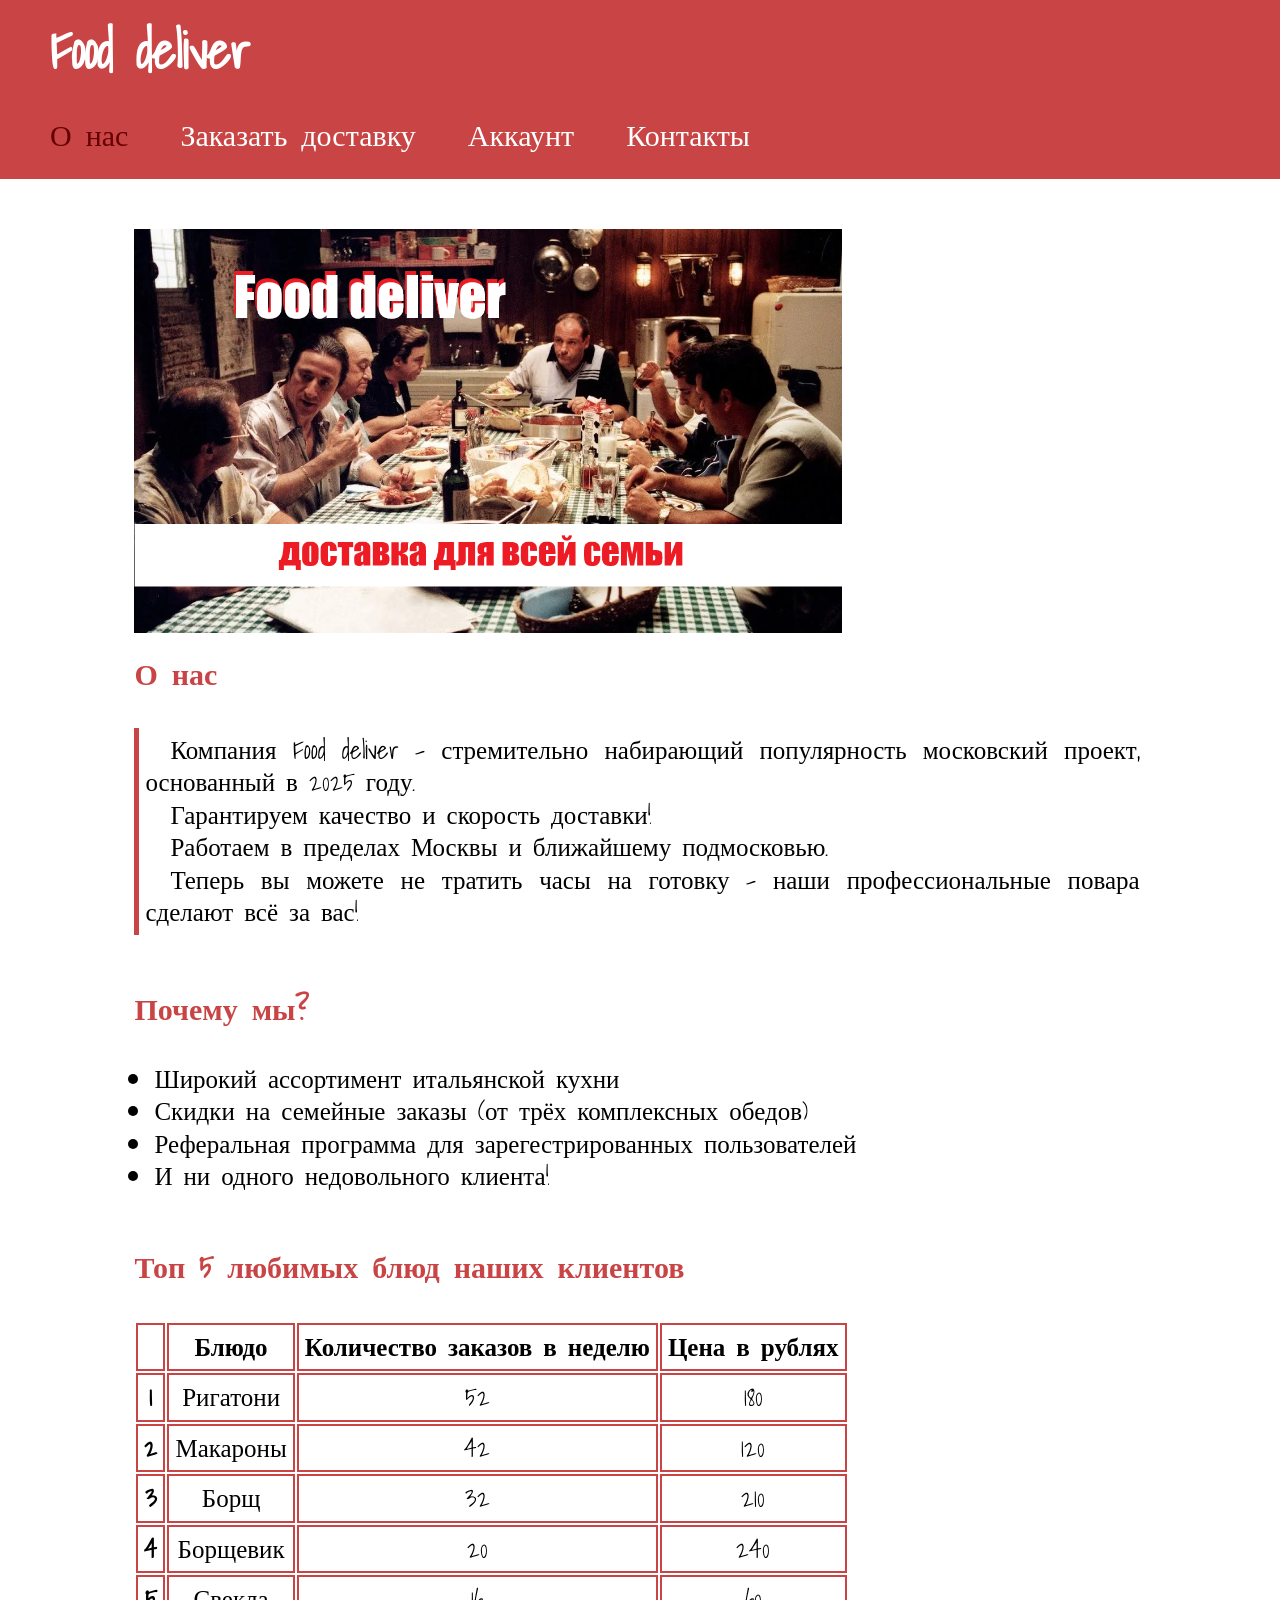
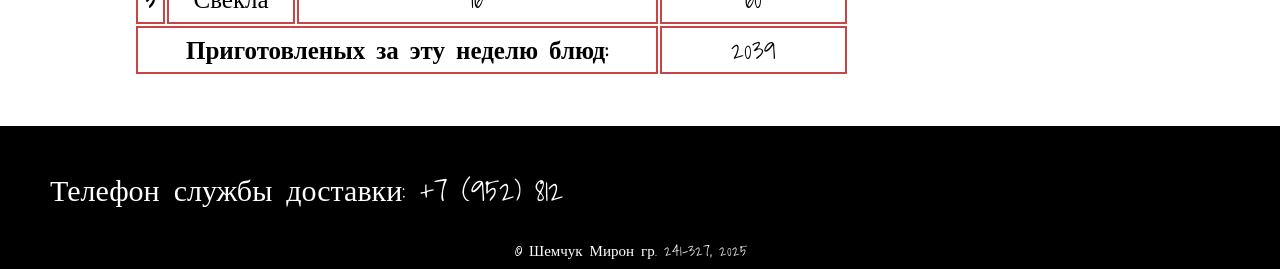
<file: index.html>
<!DOCTYPE html>
<html lang="ru">
    <head>
        <meta charset="UTF-8">
        <title>Food deliver</title>
        <link rel="preconnect" href="https://fonts.googleapis.com">
        <link rel="preconnect" href="https://fonts.gstatic.com" crossorigin>
        <link href="https://fonts.googleapis.com/css2?family=Shadows+Into+Light&display=swap" rel="stylesheet">
        <link rel="stylesheet" href="css/style.css">
    </head>
    <body>
        <header class="header">
            <div class="header-wrapper">
                <h1>Food deliver</h1>
                <nav class="header-nav">
                    <a href="index.html" class="header-link" id="active">О нас</a>
                    <a href="lunch.html" class="header-link">Заказать доставку</a>
                    <a href= "#!" class="header-link">Аккаунт</a>
                    <a href="#contacts" class="header-link">Контакты</a>
                </nav>
            </div>
        </header>
        <main>
            <div class="main-wrapper">
                <section id="about" class="about">
                        <img src="img/about-pic.png" alt="about-pic" class="about-pic">
                        <h2 class="main-h2">О нас</h2>
                        <div class="about-text-wrapper">
                            <p class="about-text">&emsp;Компания Food deliver - стремительно набирающий популярность московский проект, основанный в 2025 году.<br>&emsp;Гарантируем качество и скорость доставки!
                                <br>&emsp;Работаем в пределах Москвы
                                  и ближайшему подмосковью.<br>&emsp;Теперь вы можете не тратить часы на готовку - наши профессиональные повара сделают всё за вас!
                             </p>
                        </div>
                </section>

                <section id="benefits" class="benefits">
                    <h2 class="benefits-h2">Почему мы?</h2>
                    <ul class="benefits-list">
                        <li class="benefits-list-item">Широкий ассортимент итальянской кухни</li>
                        <li class="benefits-list-item">Скидки на семейные заказы (от трёх комплексных обедов)</li>
                        <li class="benefits-list-item">Реферальная программа для зарегестрированных пользователей</li>
                        <li class="benefits-list-item">И ни одного недовольного клиента!</li>
                    </ul>
                </section>

                <section id="dishes">
                    <h2 class="dishes-h2">Топ 5 любимых блюд наших клиентов</h2>

                    <table class="dishes-table">
                        <thead>
                            <tr>
                                <th scope="col"></th>
                                <th scope="col">Блюдо</th>
                                <th scope="col">Количество заказов в неделю</th>
                                <th scope="col">Цена в рублях</th>
                            </tr>
                        </thead>
                        <tbody>
                            <tr>
                                <th scope="row">1</th>
                                <td>Ригатони</td>
                                <td>52</td>
                                <td>180</td>
                            </tr>
                            <tr>
                                <th scope="row">2</th>
                                <td>Макароны</td>
                                <td>42</td>
                                <td>120</td>
                            </tr>
                            <tr>
                                <th scope="row">3</th>
                                <td>Борщ</td>
                                <td>32</td>
                                <td>210</td>
                            </tr>
                            <tr>
                                <th scope="row">4</th>
                                <td>Борщевик</td>
                                <td>20</td>
                                <td>240</td>
                            </tr>
                            <tr>
                                <th scope="row">5</th>
                                <td>Свекла</td>
                                <td>16</td>
                                <td>60</td>
                            </tr>
                          </tbody>
                        <tfoot>
                            <tr>
                              <th scope="row" colspan="3">Приготовленых за эту неделю блюд: </th>
                              <td>2039</td>
                            </tr>
                        </tfoot>
                    </table>

                </section>
            </div>
        </main>
        <footer id="contacts">
            <p class="footer-text">Телефон службы доставки: <a href="#!" class="footer-link">+7 (952) 812</a></p>
            <p class="copyright"><br>&copy; Шемчук Мирон гр. 241-327, 2025</p>
        </footer>
    </body>
</html>
</file>
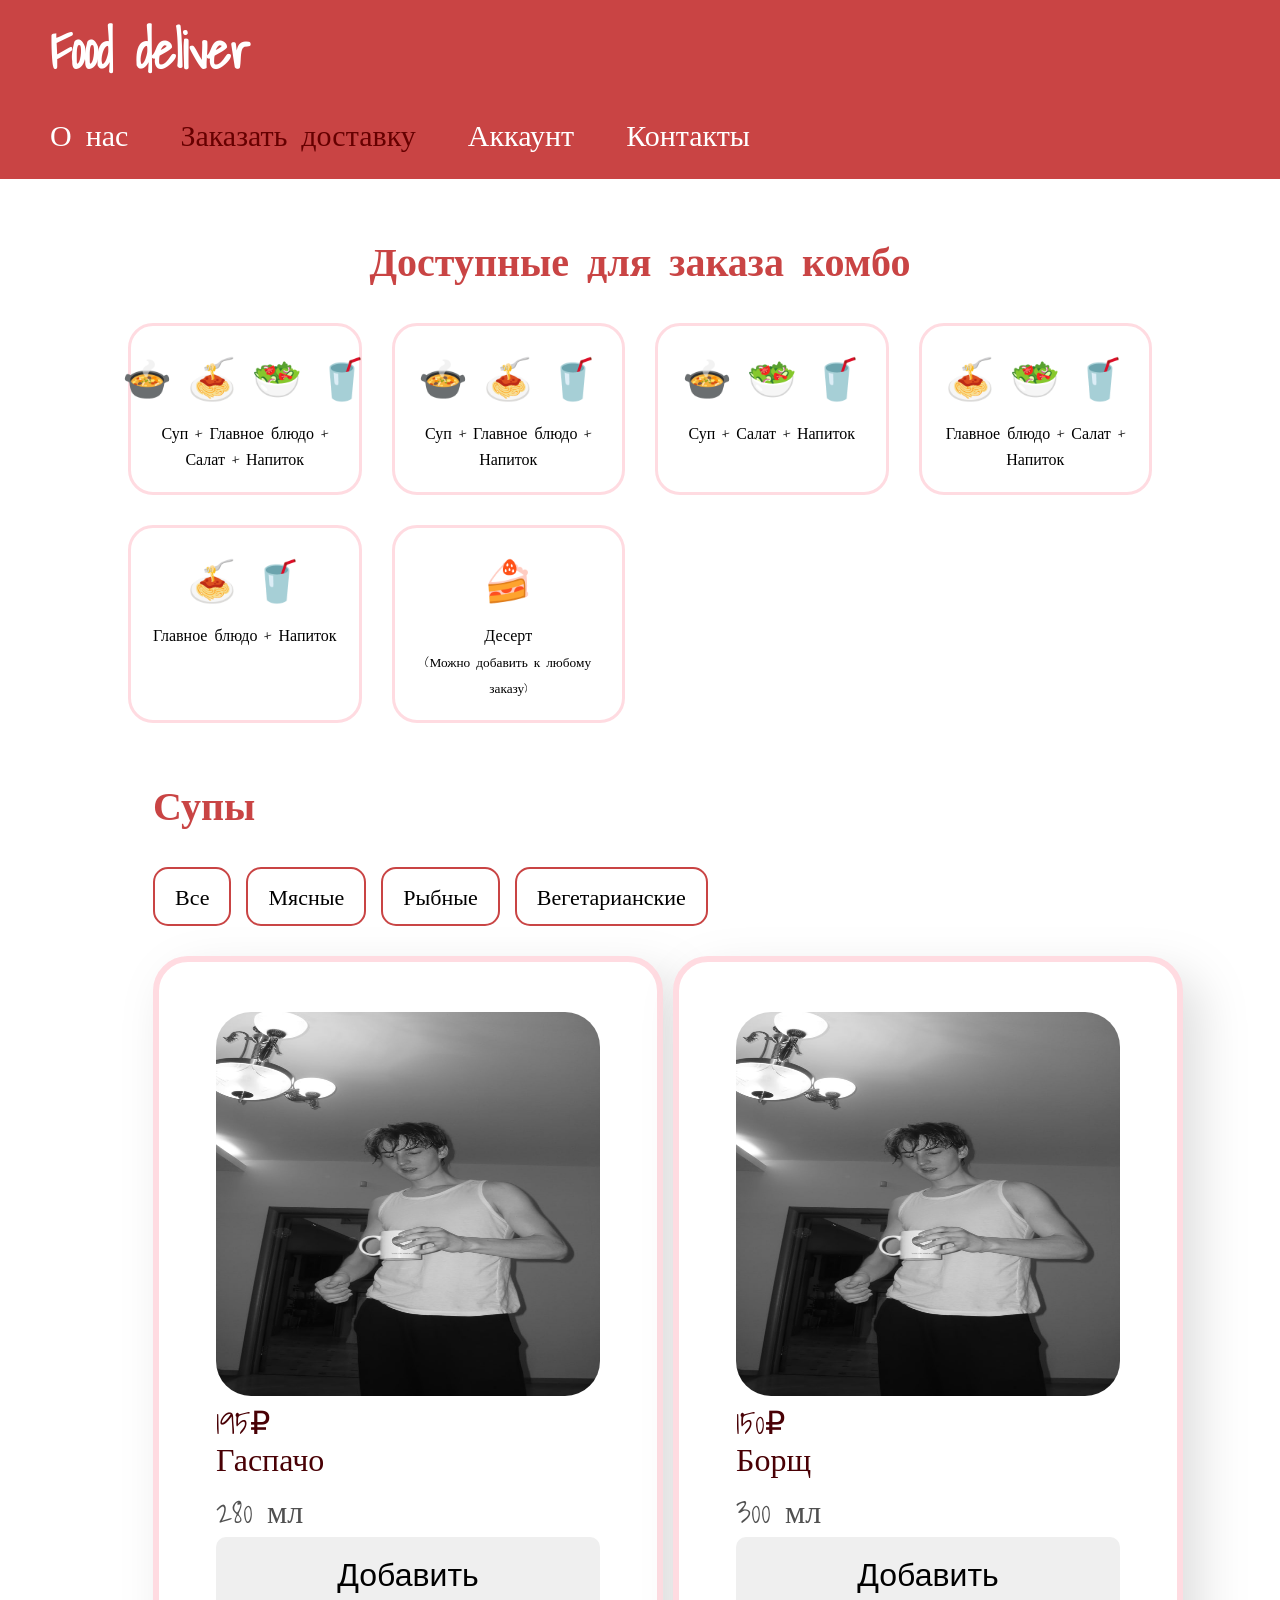
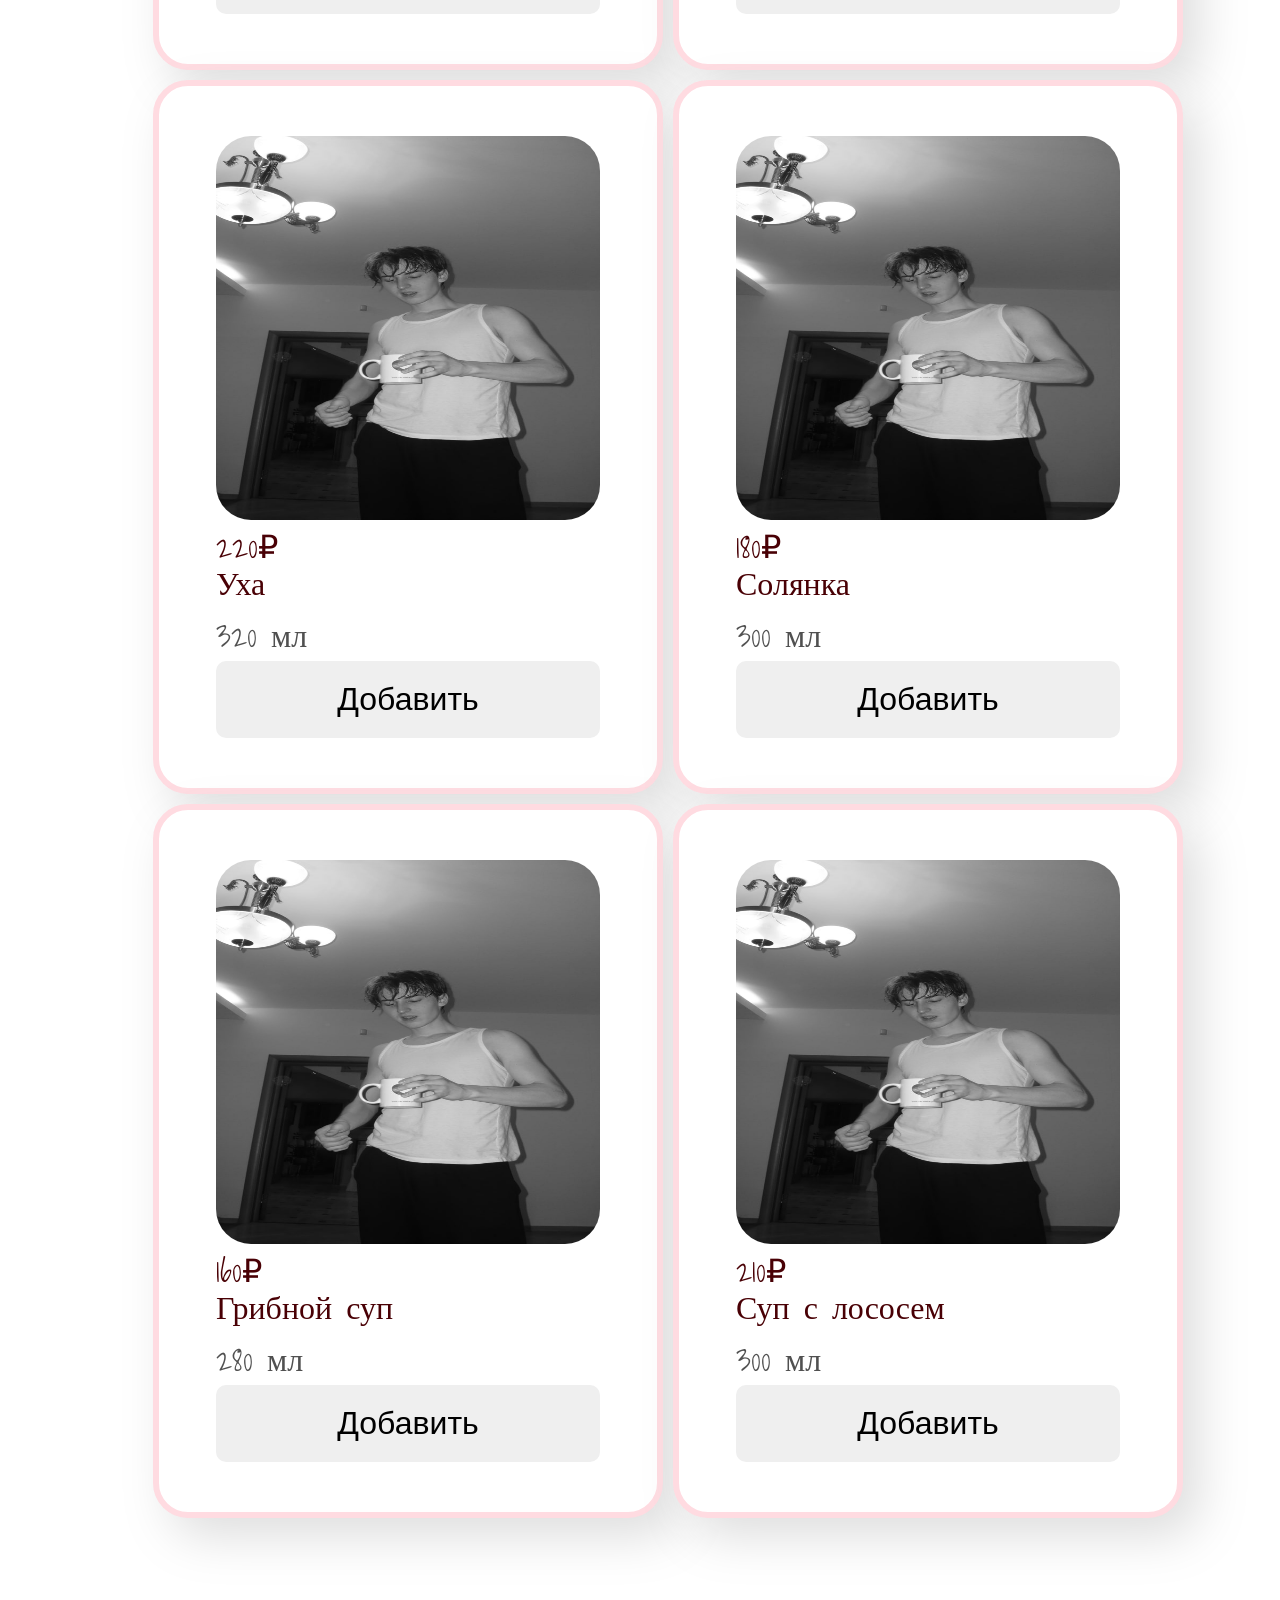
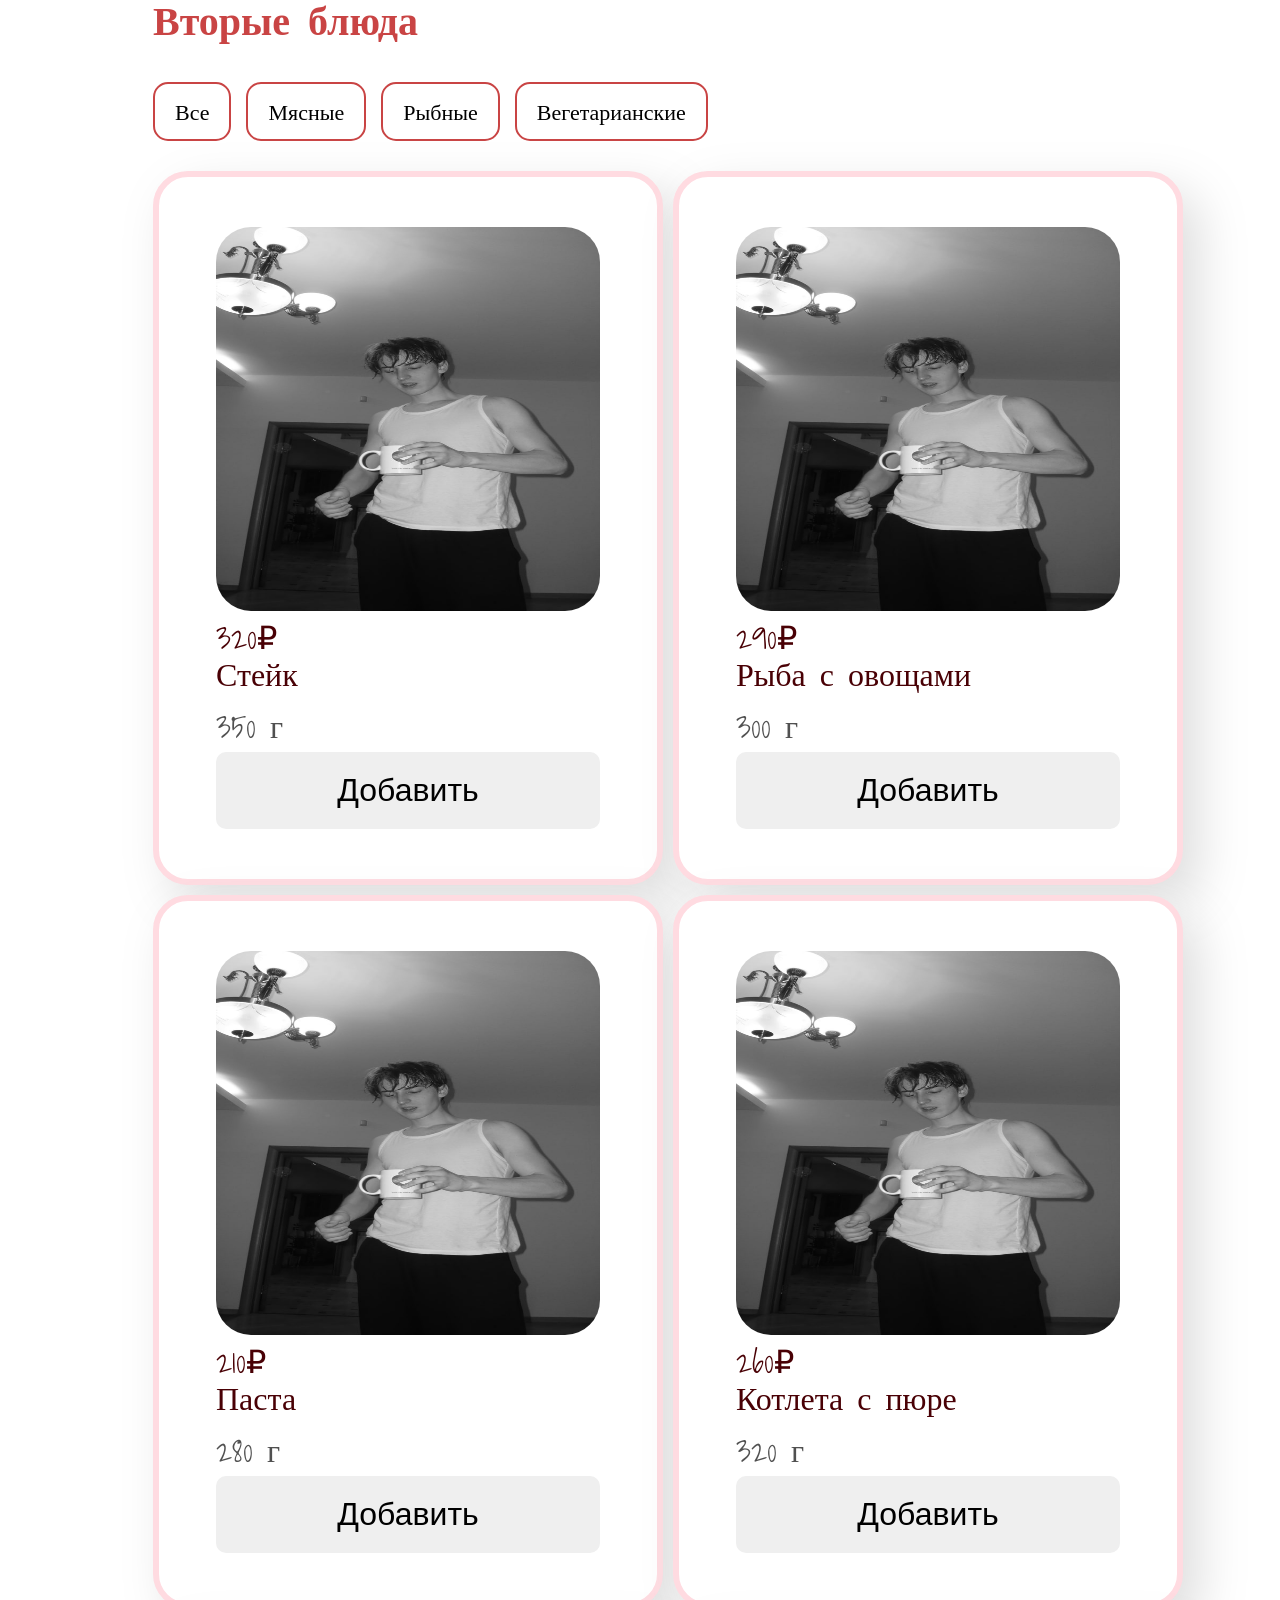
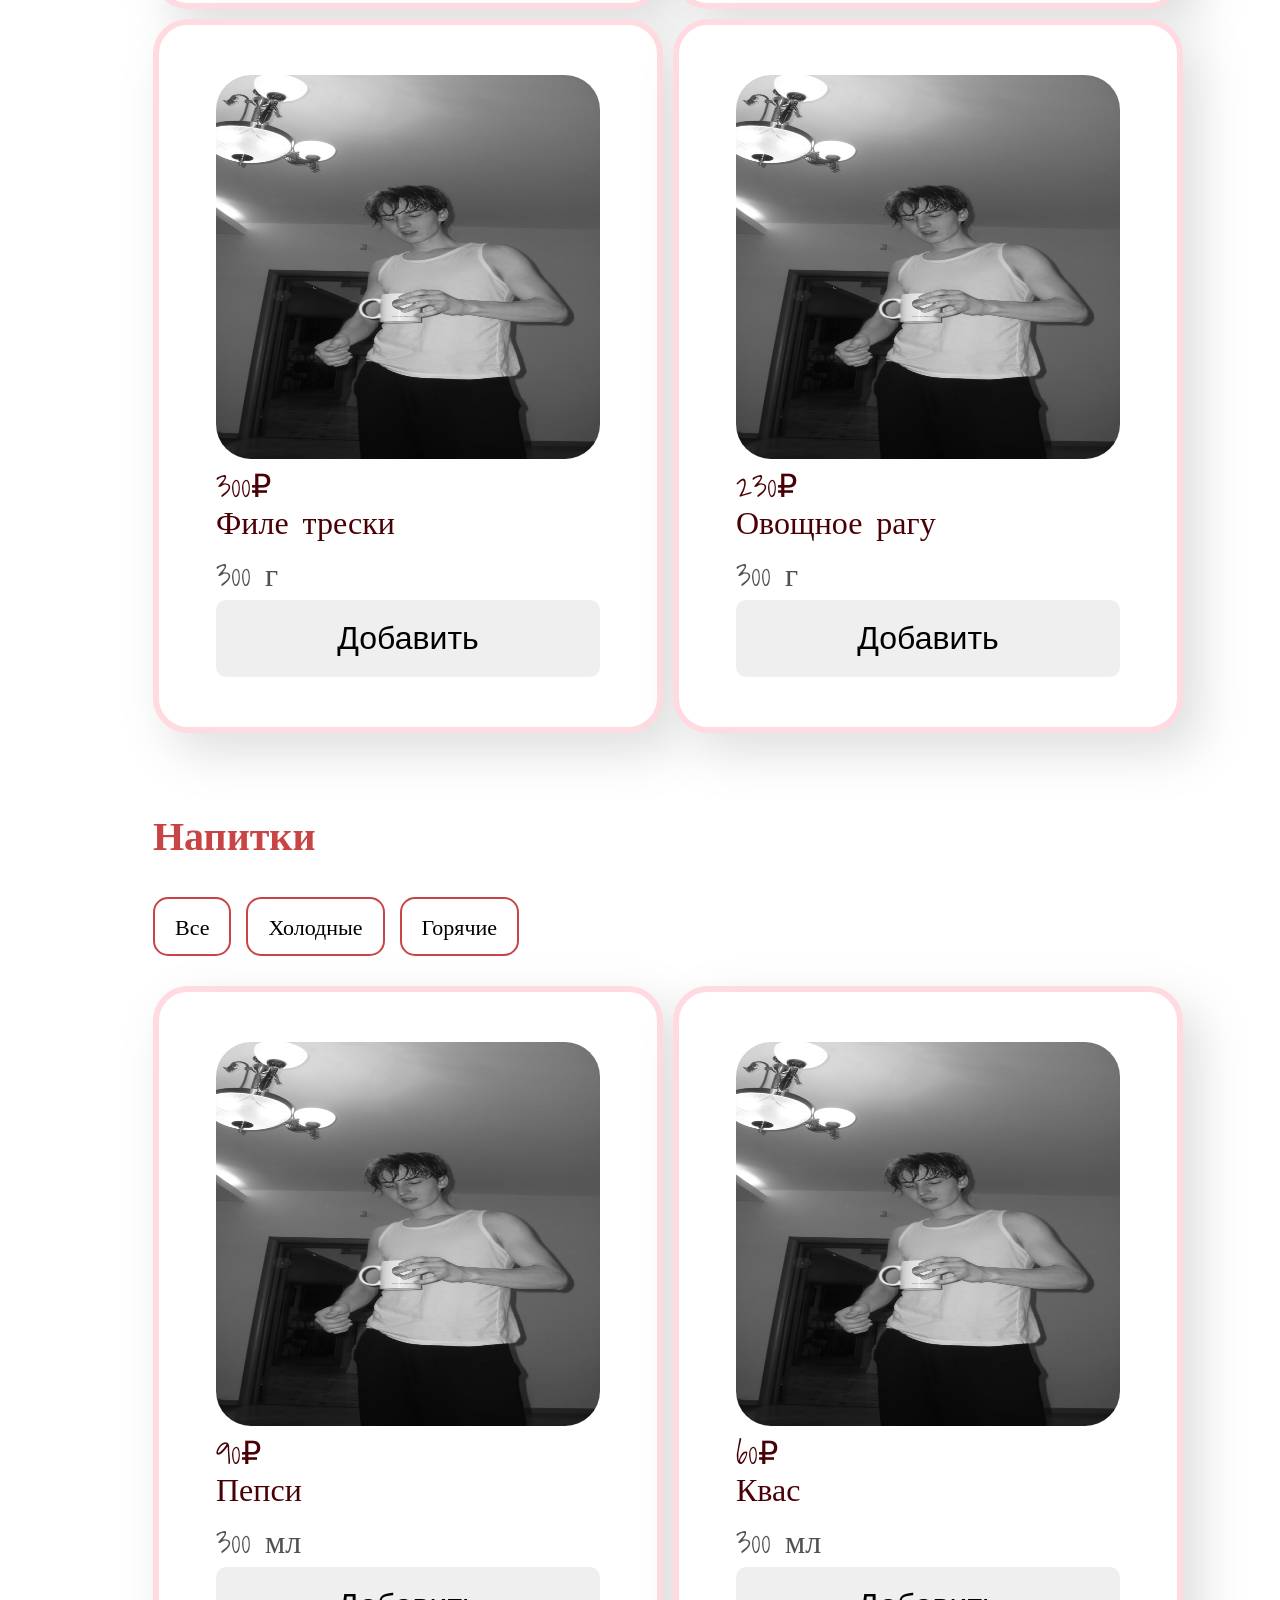
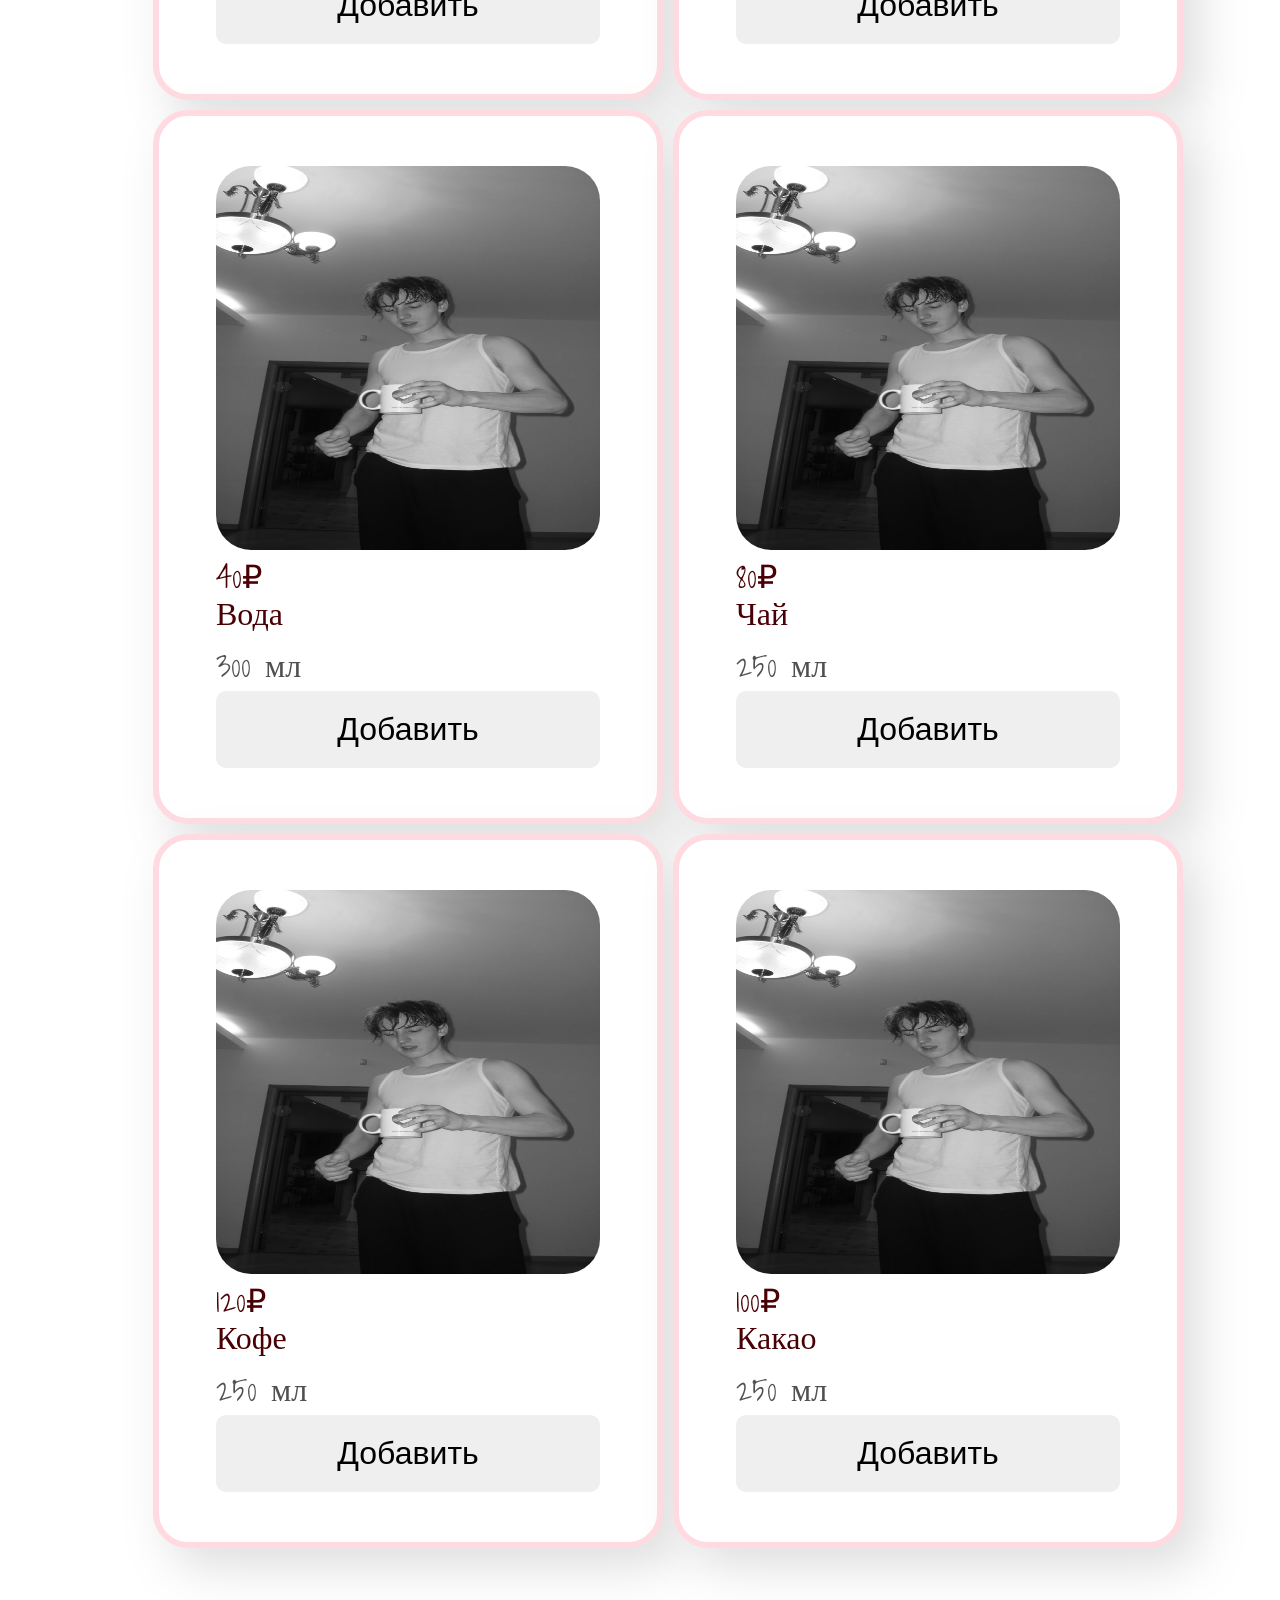
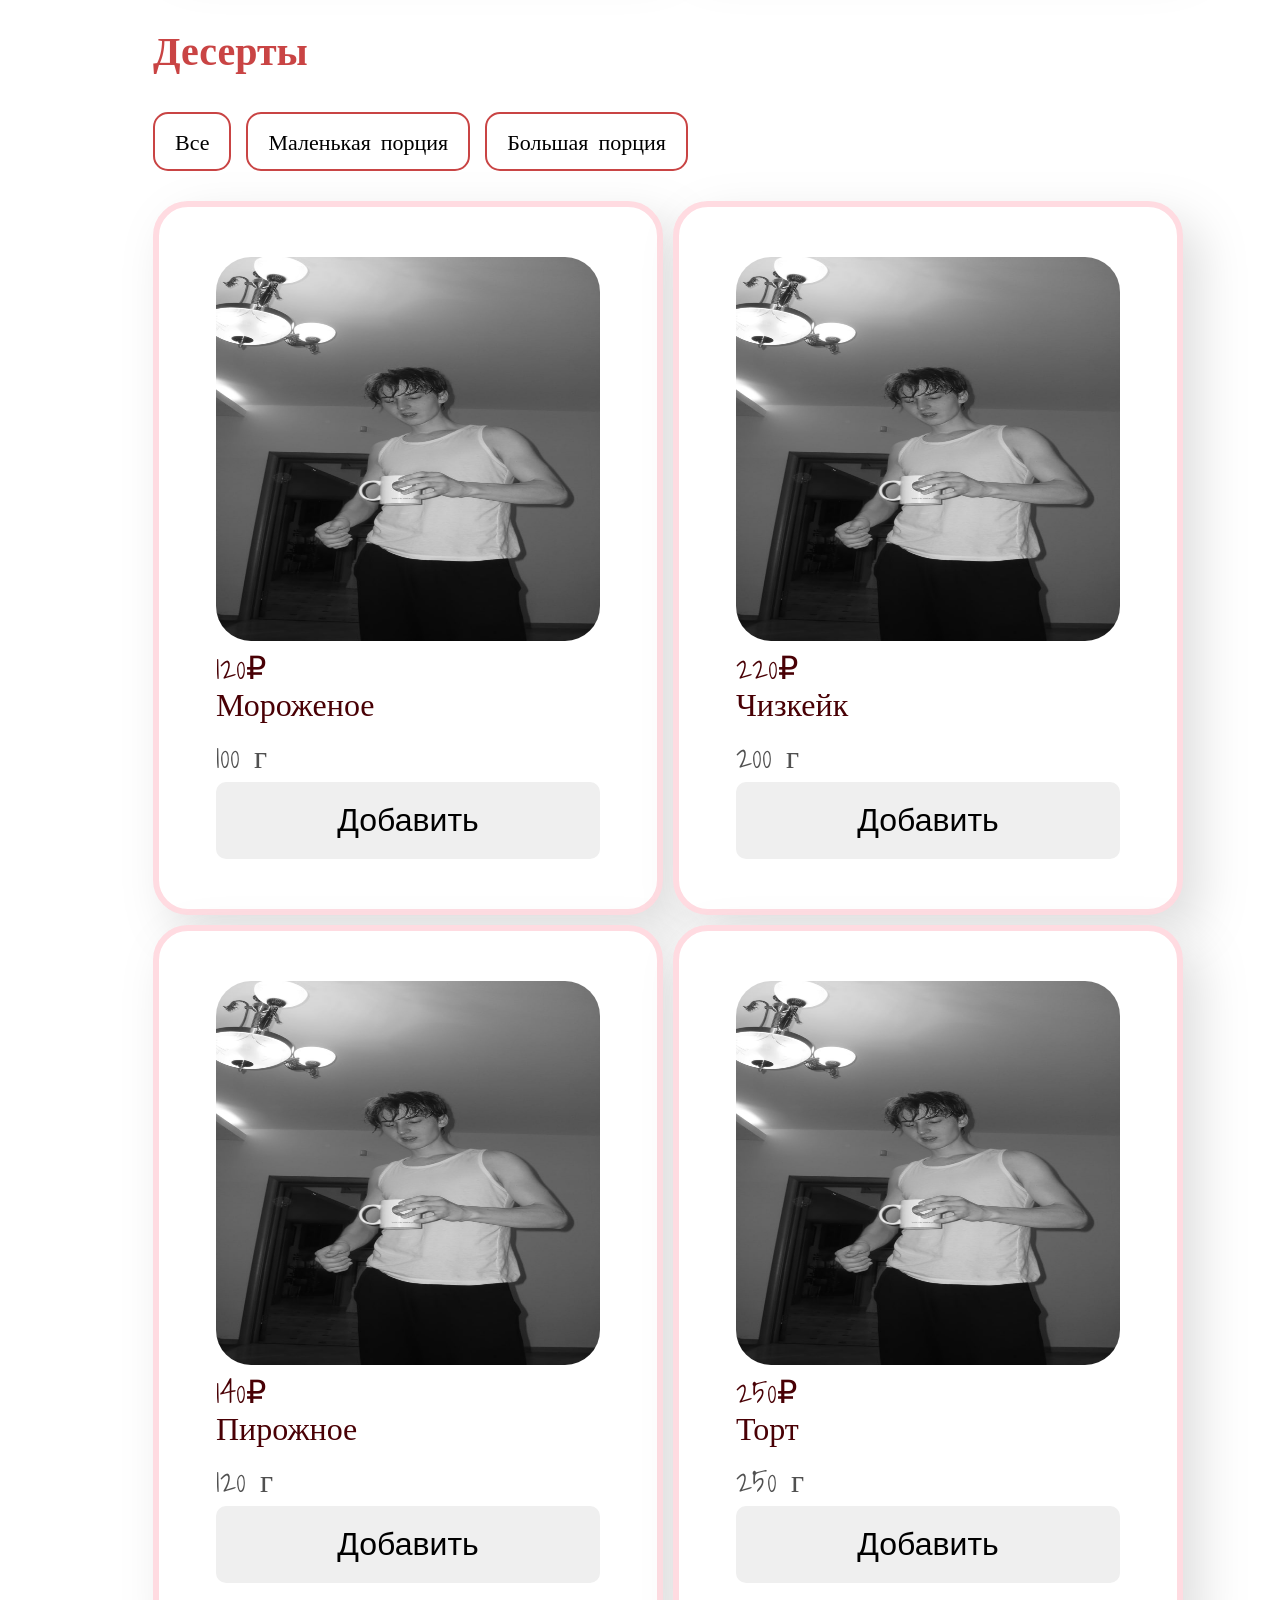
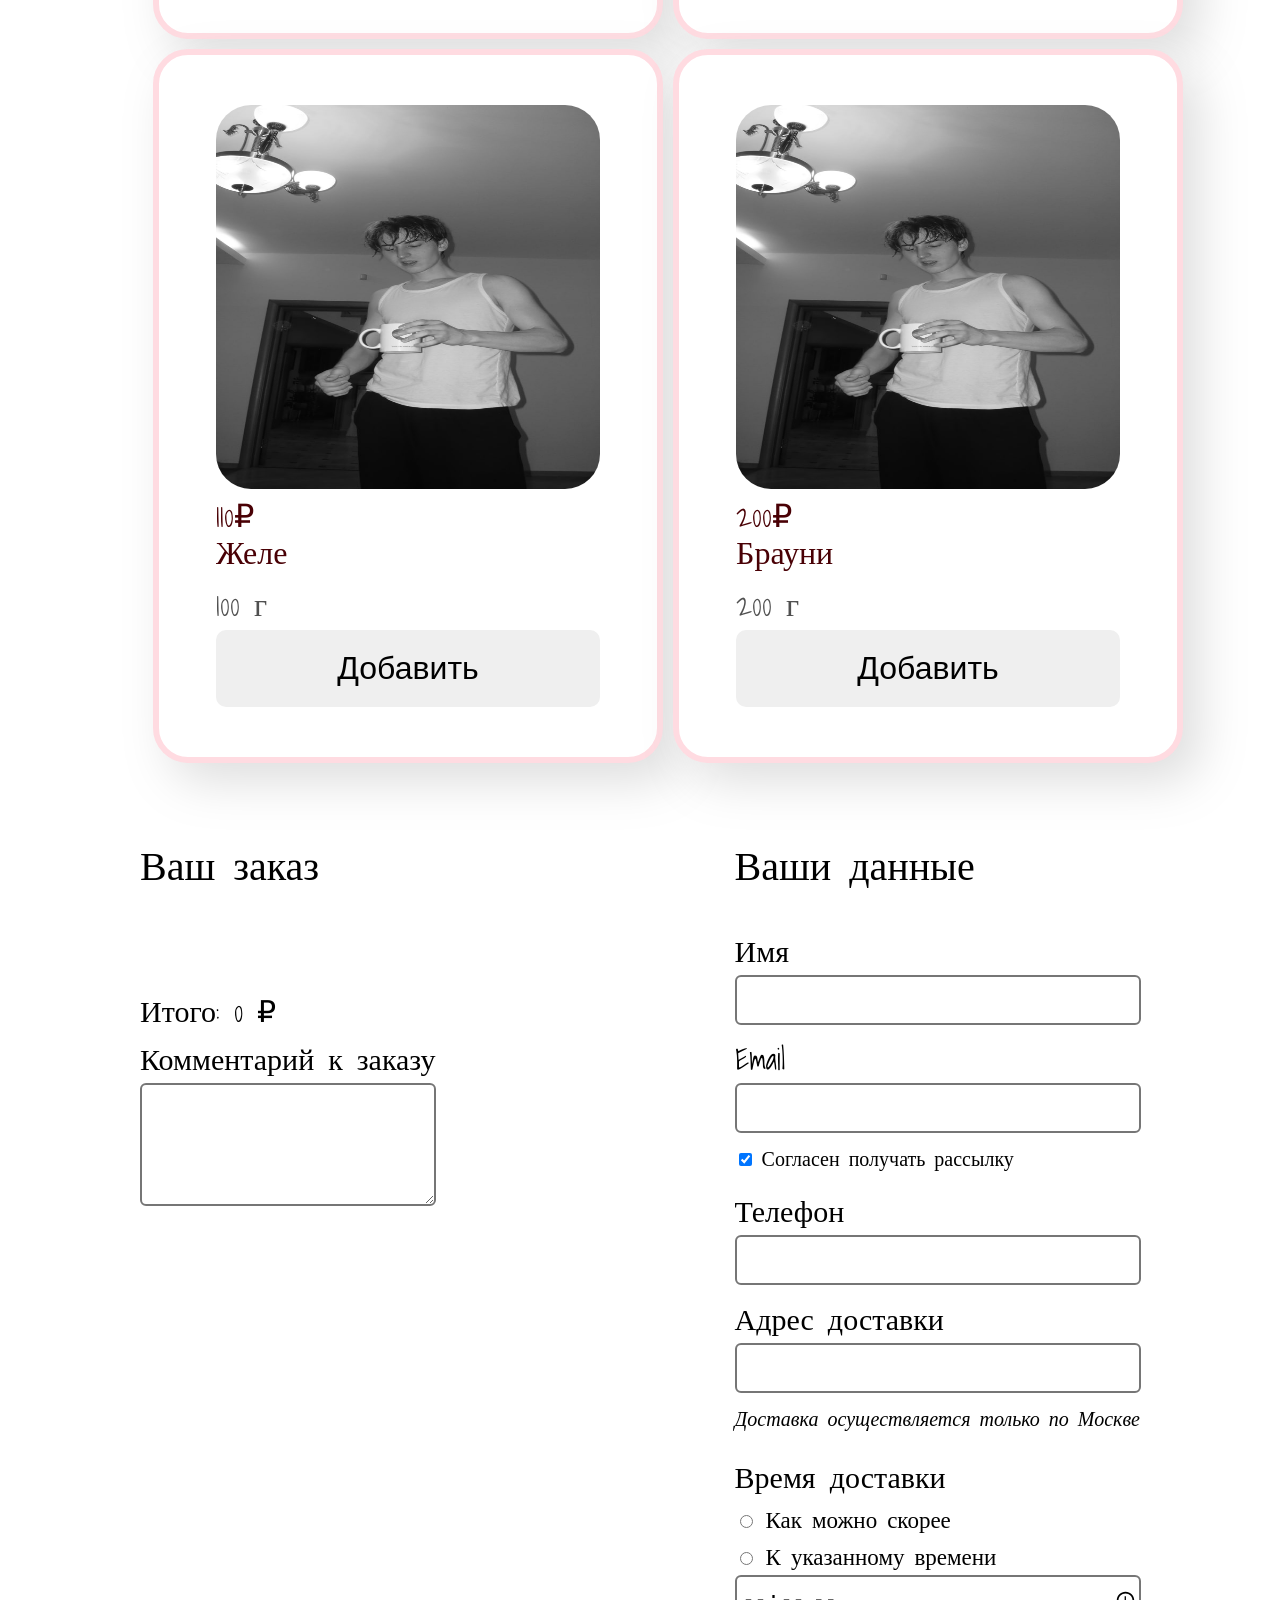
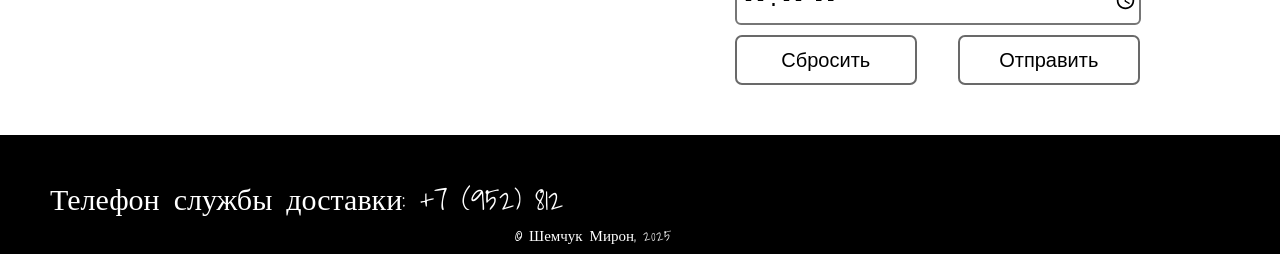
<file: lunch.html>
<!DOCTYPE html>
<html lang="ru">
<head>
    <meta charset="UTF-8">
    <title>Food deliver</title>

    <link rel="preconnect" href="https://fonts.googleapis.com">
    <link rel="preconnect" href="https://fonts.gstatic.com" crossorigin>
    <link href="https://fonts.googleapis.com/css2?family=Shadows+Into+Light&display=swap" rel="stylesheet">

    <link rel="stylesheet" href="css/style.css">
</head>

<body>
<header class="header">
    <div class="header-wrapper">
        <h1>Food deliver</h1>
        <nav class="header-nav">
            <a href="index.html" class="header-link">О нас</a>
            <a href="#!" class="header-link" id="active">Заказать доставку</a>
            <a href="#!" class="header-link">Аккаунт</a>
            <a href="#contacts" class="header-link">Контакты</a>
        </nav>
    </div>
</header>

<main>
    <section class="combo-section">
    <h2 class="combo-title">Доступные для заказа комбо</h2>

    <div class="combo-grid">

        <div class="combo-card" data-combo="soup-main-salad-drink">
            <div class="combo-icons">
                <span>🍲</span>
                <span>🍝</span>
                <span>🥗</span>
                <span>🥤</span>
            </div>
            <p>Суп + Главное блюдо + Салат + Напиток</p>
        </div>

        <div class="combo-card" data-combo="soup-main-drink">
            <div class="combo-icons">
                <span>🍲</span>
                <span>🍝</span>
                <span>🥤</span>
            </div>
            <p>Суп + Главное блюдо + Напиток</p>
        </div>

        <div class="combo-card" data-combo="soup-salad-drink">
            <div class="combo-icons">
                <span>🍲</span>
                <span>🥗</span>
                <span>🥤</span>
            </div>
            <p>Суп + Салат + Напиток</p>
        </div>

        <div class="combo-card" data-combo="main-salad-drink">
            <div class="combo-icons">
                <span>🍝</span>
                <span>🥗</span>
                <span>🥤</span>
            </div>
            <p>Главное блюдо + Салат + Напиток</p>
        </div>

        <div class="combo-card" data-combo="main-drink">
            <div class="combo-icons">
                <span>🍝</span>
                <span>🥤</span>
            </div>
            <p>Главное блюдо + Напиток</p>
        </div>

        <div class="combo-card dessert-only">
            <div class="combo-icons">
                <span>🍰</span>
            </div>
            <p>Десерт<br><small>(Можно добавить к любому заказу)</small></p>
        </div>

    </div>
</section>

<section class="menu">
<div class="menu-wrapper">

<!-- ================= СУПЫ ================= -->
<h2>Супы</h2>

<div class="filters" data-category="soup">
    <button data-filter="all">Все</button>
    <button data-filter="meat">Мясные</button>
    <button data-filter="fish">Рыбные</button>
    <button data-filter="veg">Вегетарианские</button>
</div>

<div class="menu-soup-wrapper">
    <div class="menu-card" data-name="Гаспачо" data-category="soup" data-type="veg" data-price="195">
        <img src="img/soup.png" class="menu-card-pic">
        <p class="menu-card-price">195₽</p>
        <p class="menu-card-name">Гаспачо</p>
        <p class="menu-card-weight">280 мл</p>
        <button class="adding-button">Добавить</button>
    </div>

    <div class="menu-card" data-name="Борщ" data-category="soup" data-type="meat" data-price="150">
        <img src="img/soup.png" class="menu-card-pic">
        <p class="menu-card-price">150₽</p>
        <p class="menu-card-name">Борщ</p>
        <p class="menu-card-weight">300 мл</p>
        <button class="adding-button">Добавить</button>
    </div>

    <div class="menu-card" data-name="Уха" data-category="soup" data-type="fish" data-price="220">
        <img src="img/soup.png" class="menu-card-pic">
        <p class="menu-card-price">220₽</p>
        <p class="menu-card-name">Уха</p>
        <p class="menu-card-weight">320 мл</p>
        <button class="adding-button">Добавить</button>
    </div>

    <div class="menu-card" data-name="Солянка" data-category="soup" data-type="meat" data-price="180">
        <img src="img/soup.png" class="menu-card-pic">
        <p class="menu-card-price">180₽</p>
        <p class="menu-card-name">Солянка</p>
        <p class="menu-card-weight">300 мл</p>
        <button class="adding-button">Добавить</button>
    </div>

    <div class="menu-card" data-name="Грибной суп" data-category="soup" data-type="veg" data-price="160">
        <img src="img/soup.png" class="menu-card-pic">
        <p class="menu-card-price">160₽</p>
        <p class="menu-card-name">Грибной суп</p>
        <p class="menu-card-weight">280 мл</p>
        <button class="adding-button">Добавить</button>
    </div>

    <div class="menu-card" data-name="Суп с лососем" data-category="soup" data-type="fish" data-price="210">
        <img src="img/soup.png" class="menu-card-pic">
        <p class="menu-card-price">210₽</p>
        <p class="menu-card-name">Суп с лососем</p>
        <p class="menu-card-weight">300 мл</p>
        <button class="adding-button">Добавить</button>
    </div>
</div>

<!-- ================= ВТОРЫЕ ================= -->
<h2>Вторые блюда</h2>

<div class="filters" data-category="main">
    <button data-filter="all">Все</button>
    <button data-filter="meat">Мясные</button>
    <button data-filter="fish">Рыбные</button>
    <button data-filter="veg">Вегетарианские</button>
</div>

<div class="menu-soup-wrapper">
    <div class="menu-card" data-category="main" data-type="meat" data-price="320">
        <img src="img/soup.png" class="menu-card-pic">
        <p class="menu-card-price">320₽</p>
        <p class="menu-card-name">Стейк</p>
        <p class="menu-card-weight">350 г</p>
        <button class="adding-button">Добавить</button>
    </div>

    <div class="menu-card" data-category="main" data-type="fish" data-price="290">
        <img src="img/soup.png" class="menu-card-pic">
        <p class="menu-card-price">290₽</p>
        <p class="menu-card-name">Рыба с овощами</p>
        <p class="menu-card-weight">300 г</p>
        <button class="adding-button">Добавить</button>
    </div>

    <div class="menu-card" data-category="main" data-type="veg" data-price="210">
        <img src="img/soup.png" class="menu-card-pic">
        <p class="menu-card-price">210₽</p>
        <p class="menu-card-name">Паста</p>
        <p class="menu-card-weight">280 г</p>
        <button class="adding-button">Добавить</button>
    </div>

    <div class="menu-card" data-name="Котлета с пюре" data-category="main" data-type="meat" data-price="260">
        <img src="img/soup.png" class="menu-card-pic">
        <p class="menu-card-price">260₽</p>
        <p class="menu-card-name">Котлета с пюре</p>
        <p class="menu-card-weight">320 г</p>
        <button class="adding-button">Добавить</button>
    </div>

    <div class="menu-card" data-name="Филе трески" data-category="main" data-type="fish" data-price="300">
        <img src="img/soup.png" class="menu-card-pic">
        <p class="menu-card-price">300₽</p>
        <p class="menu-card-name">Филе трески</p>
        <p class="menu-card-weight">300 г</p>
        <button class="adding-button">Добавить</button>
    </div>

    <div class="menu-card" data-name="Овощное рагу" data-category="main" data-type="veg" data-price="230">
        <img src="img/soup.png" class="menu-card-pic">
        <p class="menu-card-price">230₽</p>
        <p class="menu-card-name">Овощное рагу</p>
        <p class="menu-card-weight">300 г</p>
        <button class="adding-button">Добавить</button>
    </div>
</div>

<!-- ================= НАПИТКИ ================= -->
<h2>Напитки</h2>

<div class="filters" data-category="drink">
    <button data-filter="all">Все</button>
    <button data-filter="cold">Холодные</button>
    <button data-filter="hot">Горячие</button>
</div>

<div class="menu-soup-wrapper">
    <div class="menu-card" data-name="Пепси" data-category="drink" data-type="cold" data-price="90">
        <img src="img/soup.png" class="menu-card-pic">
        <p class="menu-card-price">90₽</p>
        <p class="menu-card-name">Пепси</p>
        <p class="menu-card-weight">300 мл</p>
        <button class="adding-button">Добавить</button>
    </div>

    <div class="menu-card" data-name="Квас" data-category="drink" data-type="cold" data-price="60">
        <img src="img/soup.png" class="menu-card-pic">
        <p class="menu-card-price">60₽</p>
        <p class="menu-card-name">Квас</p>
        <p class="menu-card-weight">300 мл</p>
        <button class="adding-button">Добавить</button>
    </div>

    <div class="menu-card" data-name="Вода" data-category="drink" data-type="cold" data-price="40">
        <img src="img/soup.png" class="menu-card-pic">
        <p class="menu-card-price">40₽</p>
        <p class="menu-card-name">Вода</p>
        <p class="menu-card-weight">300 мл</p>
        <button class="adding-button">Добавить</button>
    </div>

    <div class="menu-card" data-category="drink" data-type="hot" data-price="80">
        <img src="img/soup.png" class="menu-card-pic">
        <p class="menu-card-price">80₽</p>
        <p class="menu-card-name">Чай</p>
        <p class="menu-card-weight">250 мл</p>
        <button class="adding-button">Добавить</button>
    </div>

    <div class="menu-card" data-category="drink" data-type="hot" data-price="120">
        <img src="img/soup.png" class="menu-card-pic">
        <p class="menu-card-price">120₽</p>
        <p class="menu-card-name">Кофе</p>
        <p class="menu-card-weight">250 мл</p>
        <button class="adding-button">Добавить</button>
    </div>

    <div class="menu-card" data-category="drink" data-type="hot" data-price="100">
        <img src="img/soup.png" class="menu-card-pic">
        <p class="menu-card-price">100₽</p>
        <p class="menu-card-name">Какао</p>
        <p class="menu-card-weight">250 мл</p>
        <button class="adding-button">Добавить</button>
    </div>
</div>

<!-- ================= ДЕСЕРТЫ ================= -->
<h2>Десерты</h2>

<div class="filters" data-category="dessert">
    <button data-filter="all">Все</button>
    <button data-filter="small">Маленькая порция</button>
    <button data-filter="big">Большая порция</button>
</div>

<div class="menu-soup-wrapper">
    <div class="menu-card" data-category="dessert" data-type="small" data-price="120">
        <img src="img/soup.png" class="menu-card-pic">
        <p class="menu-card-price">120₽</p>
        <p class="menu-card-name">Мороженое</p>
        <p class="menu-card-weight">100 г</p>
        <button class="adding-button">Добавить</button>
    </div>

    <div class="menu-card" data-category="dessert" data-type="big" data-price="220">
        <img src="img/soup.png" class="menu-card-pic">
        <p class="menu-card-price">220₽</p>
        <p class="menu-card-name">Чизкейк</p>
        <p class="menu-card-weight">200 г</p>
        <button class="adding-button">Добавить</button>
    </div>

    <div class="menu-card" data-name="Пирожное" data-category="dessert" data-type="small" data-price="140">
        <img src="img/soup.png" class="menu-card-pic">
        <p class="menu-card-price">140₽</p>
        <p class="menu-card-name">Пирожное</p>
        <p class="menu-card-weight">120 г</p>
        <button class="adding-button">Добавить</button>
    </div>

    <div class="menu-card" data-name="Торт" data-category="dessert" data-type="big" data-price="250">
        <img src="img/soup.png" class="menu-card-pic">
        <p class="menu-card-price">250₽</p>
        <p class="menu-card-name">Торт</p>
        <p class="menu-card-weight">250 г</p>
        <button class="adding-button">Добавить</button>
    </div>

    <div class="menu-card" data-name="Желе" data-category="dessert" data-type="small" data-price="110">
        <img src="img/soup.png" class="menu-card-pic">
        <p class="menu-card-price">110₽</p>
        <p class="menu-card-name">Желе</p>
        <p class="menu-card-weight">100 г</p>
        <button class="adding-button">Добавить</button>
    </div>

    <div class="menu-card" data-name="Брауни" data-category="dessert" data-type="big" data-price="200">
        <img src="img/soup.png" class="menu-card-pic">
        <p class="menu-card-price">200₽</p>
        <p class="menu-card-name">Брауни</p>
        <p class="menu-card-weight">200 г</p>
        <button class="adding-button">Добавить</button>
    </div>
</div>

</div>
</section>
    <!-- ================== ЗАКАЗ ================== -->
<section class="do-order">
<form class="order-wrapper" action="https://httpbin.org/post" method="post">

<!-- ЛЕВАЯ КОЛОНКА -->
<div class="order-positions">

<p class="order-positions-title">Ваш заказ</p>

<ul id="order-list"></ul>

<p class="order-price">
    Итого: <span id="total-cost">0 ₽</span>
</p>

<p class="order-positions-dishes">Комментарий к заказу</p>
<textarea name="comment" class="order-comment" rows="5"></textarea>

</div>

<!-- ПРАВАЯ КОЛОНКА -->
<div class="order-personal-data">

<p class="order-positions-title">Ваши данные</p>

<label class="order-positions-dishes">Имя</label>
<input type="text" class="data-input" name="name" required>

<label class="order-positions-dishes">Email</label>
<input type="email" class="data-input" name="email" required>

<div class="checkbox-wrapper">
    <input type="checkbox" id="spam" name="spam" checked>
    <label for="spam" class="checkbox-text">Согласен получать рассылку</label>
</div>

<label class="order-positions-dishes">Телефон</label>
<input type="tel" class="data-input" name="phone" required>

<label class="order-positions-dishes">Адрес доставки</label>
<input type="text" class="data-input" name="address" required>

<p class="input-desc">Доставка осуществляется только по Москве</p>

<p class="order-positions-dishes">Время доставки</p>

<label class="radio-text">
    <input type="radio" name="time" value="now" required>
    Как можно скорее
</label>

<label class="radio-text">
    <input type="radio" name="time" value="later">
    К указанному времени
</label>

<input type="time" class="data-input" name="delivery-time">

<div class="button-wrapper">
    <button class="button" type="reset">Сбросить</button>
    <button class="button" type="submit" id="post">Отправить</button>
</div>

</div>

</form>
</section>

</main>

<footer id="contacts">
    <p class="footer-text">
        Телефон службы доставки:
        <a href="#!" class="footer-link">+7 (952) 812</a>
    </p>
    <p class="copyright">
        © Шемчук Мирон, 2025
    </p>
</footer>
<div id="notification" class="notification hidden">
    <div class="notification-content">
        <p id="notification-text"></p>
        <button id="notification-ok">ОК</button>
    </div>
</div>
<script src="script.js"></script>
<script src="load_data.js"></script>
</body>
</html>
</file>
<file: css/style.css>
body {
    margin: 0;
    padding: 0;
    background-color: white;
    font-family: "Shadows Into Light", cursive;
    min-height: 100%;
    display: flex;
    flex-direction: column;
    min-height: 100vh;
}
h1, h2, p, a{
    margin: 0;
}
.shadows-into-light-regular {
  font-family: "Shadows Into Light", cursive;
  font-weight: 400;
  font-style: normal;
}
main{
    flex-grow: 1;
}

/* Header start */
.header{
    background-color: #c94444;
}
.header h1{
    font-size: 50px;
    color: white;
    padding-top: 10px;
    margin-bottom: 20px;
}
.header-link{
    text-decoration: none;
    font-size: 30px;
    color: white;
}
.header-wrapper{
    margin-left: 50px;
    margin-right: 20px;
}
.header-nav{
    display: flex;
    flex-wrap: wrap;
    justify-content: space-between;
    max-width: 700px;
    padding-bottom: 20px;
}
.header-link:hover{
    transition: color 0.5s;
    color: #660000;
}
#active{
    color: #660000;
}
/* Header end */

/* Main start */
.main-wrapper{
    margin: 50px auto;
    width: 79%;
}
.main-wrapper h2{
    font-size: 30px;
    margin-bottom: 30px;
    color: #c94444;
}
.about-pic{
    width: 70%;
    margin-bottom: 10px;
}
.about-text-wrapper{
    border-left: 5px solid #c94444;
}
.about-text{
    padding: 6px;
    font-size: 25px;
    text-align: justify;
    line-height: 130%;
}
.about{
    margin-bottom: 50px;
}
/* Main end */

/* Benefits start */
.benefits{
    margin-bottom: 50px;
}
.benefits-list-item{
    font-size: 25px;
    text-align: justify;
    line-height: 130%;
}
.benefits-list{
    padding-left: 20px;
    margin: 0;
}
/* Benefits end */

/* Dishes starts */
#dishes{
    margin-bottom: 50px;
}
.dishes-table th, .dishes-table td{
    padding: 6px;
    font-size: 25px;
    text-align: center;
    line-height: 130%;
    border: 2px solid #c94444;
    border-collapse: collapse;
    color: black;
}

/* Dishes ends */

/* Footer start */
#contacts{
    background-color: black;
    min-height: 100px;
}
.footer-text{
    font-size: 30px;
    color: white;
    padding-left: 50px;
    padding-top: 40px;
}
.copyright{
    font-size: 15px;
    color: white;
    margin-left: auto;
    margin-right: auto;
    max-width: 250px;
    padding-bottom: 7px;
}
.footer-link{
    text-decoration: 0;
    color: white;
}
.footer-link:hover{
    transition: color 0.5s, margin-left 1s, margin-right 1s;
    color: #660000;
    margin-left: 15px;
    margin-right: 15px;
}
/* Footer end */

/* Menu starts */
.menu-soup-wrapper{
    display: grid;
    grid-template-columns: 1fr 1fr 1fr;
    grid-column-gap: 10px;
    margin-bottom: 70px;
}
.menu-wrapper{
    margin-left: auto;
    margin-right: auto;
    margin-top: 50px;
    width: 80vw;
}
.menu-wrapper h2{
    font-size: 40px;
    margin-bottom: 30px;
    color: #c94444;
}
.menu-card{
    display: flex;
    flex-direction: column;
    justify-content: space-between;
    width: 20vw;
    margin: 0 auto;

    background-color: white;
    filter: drop-shadow(17px 19px 24px #dedede);
    padding: 50px 57px;
    border-radius: 35px;
    border: 6px #ffdbe1 solid;
}
.menu-card:hover{
    transition: border 0.5s;
    border: 6px tomato solid;
}
.menu-card:hover > button{
    transition: background-color 0.5s;
    background-color: rgba(0, 0, 0, 0.1);
}
.menu-card-pic{
    width: 20vw;
    height: 20vw;
    border-radius: 35px;
}
.menu-card p{
    font-size: 2rem;
    padding: 0;
}
.adding-button{
    border-radius: 10px;
    border: 0;
    padding: 20px 30px;
    font-size: 2rem;
    cursor: pointer;
}
.menu-card-price{
    margin-bottom: -15px;
    color: #490005;
}
.menu-card-name{
    color: #490005;
}
.menu-card-weight{
    color: #505050;
}
@media (max-width: 1400px){
  .menu-wrapper{
    padding-left: 50px;
  }
  .menu-soup-wrapper{
    display: grid;
    grid-template-columns: 1fr 1fr;
    gap: 10px;
  }
  .menu-card{
    width: 30vw;
  }
  .menu-card-pic{
    width: 30vw;
    height: 30vw;
  }
}
@media (max-width: 1186px){
  .menu-soup-wrapper{
    display: grid;
    grid-template-columns: 1fr;
    gap: 50px;
  }
  .menu-wrapper{
    padding-left: 50px;
  }
  .menu-card{
    width: 300px;
  }
  .menu-card-pic{
    width:300px;
    height: 300px;
  }
  .dishes-table th, .dishes-table td{
    font-size: 17px;
  }
}
@media (max-width: 560px){
  .menu-soup-wrapper{
    display: grid;
    grid-template-columns: 1fr;
    gap: 50px;
  }
  .menu-wrapper{
    padding-left: 50px;
  }
  .menu-card{
    width: 200px;
    padding: 10px 10px;
  }
  .menu-card-pic{
    width:  200px;
    height: 200px;
  }
}
/* Menu ends */

/* Order starts */
.order-wrapper{
    display:flex;
    max-width: 1000px;
    flex-direction: row;
    margin: 0 auto;
    justify-content: space-between;
    margin-bottom: 50px;
}
.order-positions{
    display: flex;
    flex-direction: column
}
.order-positions-dishes, .order-price{
    font-size: 30px;
}
.order-price{
    content: '';
}
.order-positions-title{
    margin-bottom: 30px;
}
.order-positions-title, .order-personal-data-title{
    font-size: 40px;
}
.select-dish, .data-input{
    height: 50px;
    width: auto;
    margin-bottom: 10px;
    font-size: 20px;
    border-radius: 6px;
    border-width: 2px;
}
.order-comment{
    width: auto;
    font-size: 20px;
    border-radius: 6px;
    border-width: 2px;
}
.data-input{
    display: block;
    border-style: solid;
    padding: 0;
    height: 46px;
    width: 98%;
    padding-left: 5px;
}
.input-desc{
    font-size: 20px;
    font-style: italic;
    margin-bottom: 18px;
}
.checkbox-text{
    font-size: 20px;
}
.radio-input{
    margin-left: 0;
    height: 17px;
    width: 17px;
}
.radio-text{
    font-size: 23px;
    display: block;
}
.checkbox-wrapper{
    margin-bottom: 12px;
}
.radio-row{
    margin-bottom: 12px;
}
.button{
    width: auto;
    background-color: white;
    border: 2px solid dimgray;
    border-radius: 7px;
    height: 50px;
    width: 45%;
    font-size: 20px;
}
.button:hover{
    transition: background-color 0.5s;
    background-color: rgba(0, 0, 0, 0.1);
}
.button-wrapper{
    padding: 0;
    display: flex;
    justify-content: space-between;
    width: 100%;
}
#order-list{
    font-size: 30px;
}
/* Order ends */

/* filters starts */
.filters {
    display: flex;
    gap: 15px;
    margin-bottom: 30px;
}

.filters button {
    font-family: inherit;
    font-size: 22px;
    padding: 10px 20px;
    border-radius: 15px;
    border: 2px solid #c94444;
    background-color: white;
    cursor: pointer;
}

.filters button:hover {
    background-color: #ffdbe1;
    transition: 0.3s;
}
/* filters ends */

/* combos */
/* ===== COMBO ===== */
.combo-section {
    margin: 50px auto;
    width: 80%;
    text-align: center;
}

.combo-title {
    font-size: 40px;
    color: #c94444;
    margin-bottom: 30px;
}

.combo-grid {
    display: grid;
    grid-template-columns: repeat(auto-fit, minmax(220px, 1fr));
    gap: 30px;
}

.combo-card {
    border: 3px solid #ffdbe1;
    border-radius: 25px;
    padding: 20px;
    cursor: pointer;
    transition: 0.3s;
    background-color: white;
}

.combo-card:hover {
    border-color: tomato;
    transform: scale(1.05);
}

.combo-icons {
    font-size: 40px;
    display: flex;
    justify-content: center;
    gap: 15px;
    margin-bottom: 10px;
}

/* ===== NOTIFICATION ===== */
.notification {
    position: fixed;
    top: 0;
    left: 0;
    width: 100vw;
    height: 100vh;
    background: rgba(0,0,0,0.6);
    display: flex;
    align-items: center;
    justify-content: center;
    z-index: 9999;
}

.notification.hidden {
    display: none;
}

.notification-content {
    background: white;
    padding: 40px;
    border-radius: 25px;
    text-align: center;
    max-width: 400px;
}

.notification-content p {
    font-size: 24px;
    margin-bottom: 25px;
}

.notification-content button {
    font-size: 20px;
    padding: 10px 30px;
    border-radius: 10px;
    border: 2px solid #c94444;
    background: white;
    cursor: pointer;
}

.notification-content button:hover {
    background: #ffdbe1;
}
</file>
